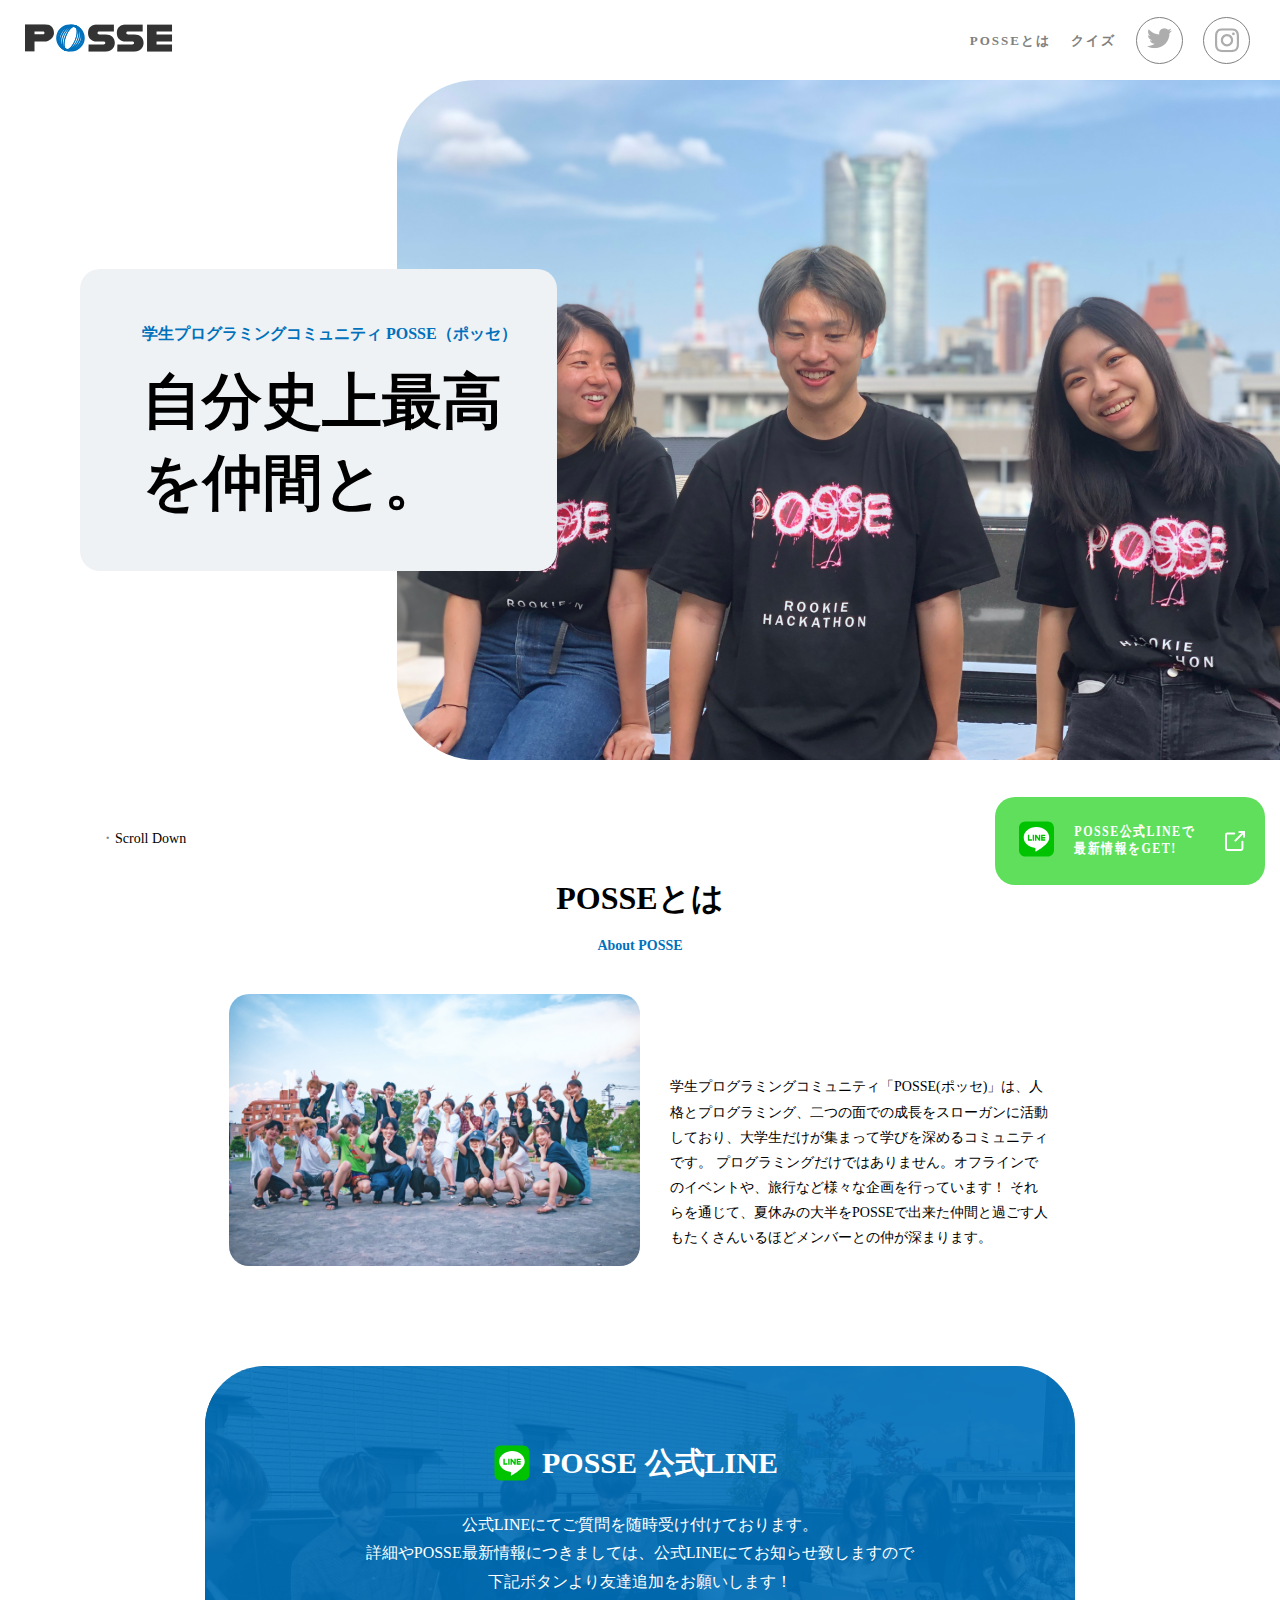
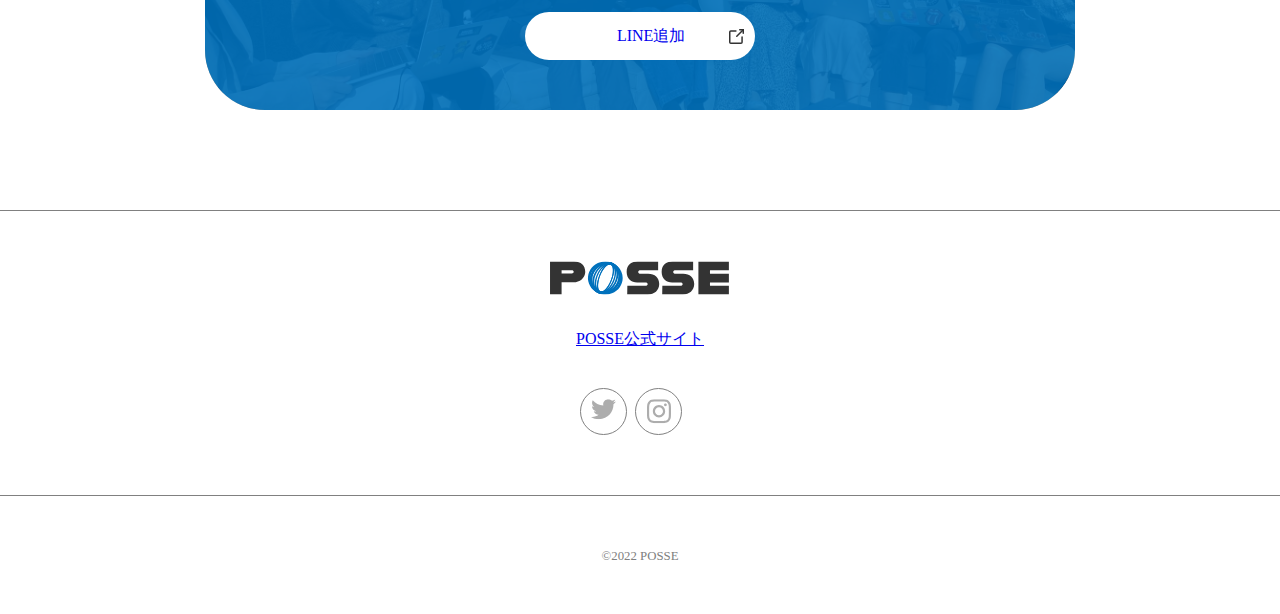
<file: index.html>
<!DOCTYPE html>
<html lang="ja">
<head>
  <meta charset="UTF-8">
  <meta http-equiv="X-UA-Compatible" content="IE=edge">
  <meta name="viewport" content="width=device-width, initial-scale=1.0">
  <title>Document</title>
  <link rel="stylesheet" href="css/reset.css">
  <link rel="stylesheet" href="css/style.css">
</head>
<body>
  <header class="top-header">
    <div class="header-section">
      <div class="header-logo">
        <img src="icon/logo.svg" alt="POSSE">
      </div>
      <div class="nav-lists">
        <nav class="nav-pages">
          <ul class="pages-list">
            <li class="pages-items">
              <a class="top-link" href="https://rilaks.jp/wordpress/link-underline/">POSSEとは</a>
            </li>
            <li class="pages-items">
              <a class="top-link" href="https://rilaks.jp/wordpress/link-underline/">クイズ</a>
            </li>
          <div class="top-sns">
            <li class="pages-items">
              <a href="https://twitter.com/posse_program"><img class="sns-icon" src="icon/icon-twitter.svg" alt=""></a>
            </li>
            <li class="pages-items">
              <a href="https://www.instagram.com/posse_programming/"><img class="sns-icon" src="icon/icon-instagram.svg" alt=""></a>
            </li>
          </div>
          </ul>
        </nav>
      </div>
      <div class="header-line">
        <a href="https://line.me/R/ti/p/@651htnqp?from=page">
        <img class="link-icon" src="icon/icon-line.svg" alt="">
        </a>
        <span class="header-line-word">POSSE公式LINEで<br>最新情報をGET!</span>
        <img src="icon/icon-link-light.svg" alt="">
      </div>
    </div>
  </header>


  <main>
    <section>
    <div class="top-title">
    <div class="top-title-left">
      <div class="left1">学生プログラミングコミュニティ POSSE（ポッセ）</div>
      <div class="left2"><span>自分史上最高<br>を仲間と。</span> </div>
    </div>
    <div class="Scroll-Down">
      <div class="Scroll-Down2">Scroll Down</div>
    </div>
    <sectin class="top-title-right-wrapper">
      <img class="top-title-right" src="icon/img-hero.jpg" alt="">
    </section>
    </div>
    </section>

    <section>
      <div class="about-posse">
        <h1 class="about-posse-jp">POSSEとは</h1>
        <h2 class="about-posse-en">About POSSE</h2>
      </div>
      <div class="about-detail">
      <img class="about-detail-img" src="icon/img-about.jpg" alt="">
        <div class="about-detail-word">学生プログラミングコミュニティ「POSSE(ポッセ)」は、人格とプログラミング、二つの面での成長をスローガンに活動しており、大学生だけが集まって学びを深めるコミュニティです。
          プログラミングだけではありません。オフラインでのイベントや、旅行など様々な企画を行っています！
          それらを通じて、夏休みの大半をPOSSEで出来た仲間と過ごす人もたくさんいるほどメンバーとの仲が深まります。</div>
      </div>
    </section>
    <section class="bottom-line-add">
      <div class="official-line">
        <img class="bottom-line" src="icon/icon-line.svg" alt="">
        <h3>POSSE 公式LINE</h3>
      </div>
      <div class="line-add-detail">公式LINEにてご質問を随時受け付けております。<br>
        詳細やPOSSE最新情報につきましては、公式LINEにてお知らせ致しますので<br>
        下記ボタンより友達追加をお願いします！
      </div>
      <div class="line-add">
        <a class="LINE-font" href="https://line.me/R/ti/p/@651htnqp?from=page">LINE追加</a>
        <img class="LINE-add" src="icon/icon-link-dark.svg" alt="">
      </div>
    </section>
  </main>

  <footer class="l-footer p-footer">
    <div class="l-footer__inner">
      <div class="p-footer__siteinfo">
        <div>
        <img class="p-footer__siteinfo-below" src="icon/logo.svg" alt="POSSE"></div>
        <a href="https://posse-ap.com/"  class="posse-ap-offical">POSSE公式サイト</a>
      </div>
      <div class="p-footer__sns">
        <div class="p-sns__list-p-footer__sns__list">
            <a href="https://twitter.com/posse_program" class="footer-sns-icon">
              <img src="icon/icon-twitter.svg" alt="">
            </a>
            <a href="https://www.instagram.com/posse_programming/" class="footer-sns-icon">
              <img src="icon/icon-instagram.svg" alt="">
            </a>
        </div>
      </div>
    </div>
    <div class="p-footer__copyright">
      <small lang="en">©︎2022 POSSE</small>
    </div>
  </footer>
</body>
</html>
</file>
<file: css/style.css>
/* header */

.header-section{
  display: flex;
  width: 100%;
  align-items: center;
  position: fixed;
  justify-content: space-between;
  background-color: white;
  z-index: 100;
  height: 80px;
  /* margin: 10px 10px 10px 100px; */
  top: 0px;
  left: 0px;
}

.header-logo{
  padding-left: 25px;
}

.pages-list{
  display: flex;
  padding-right: 20px;
  /* margin: 10px 10px 10px 10px; */
  /* margin-left: 80%; */
}

.pages-items{
  /* margin-left: 50%; */
  letter-spacing: 2px;
  margin-left: 10px;
  margin-right: 10px;
  text-align: center;
}

.pages-list{
  align-items: center;
}

.top-sns{
  display: flex;
  align-items: center;
  vertical-align: center;
}

.top-sns a{
  border: 0.2px solid;
  border-radius: 50%;
  border-color: gray;
  display: block;
  height: 45px;
  width: 45px;
}

.sns-icon{
  margin-top: 10px;
}

ul{
  list-style-type: none;
}

.top-link{
  text-decoration: none;
  color: gray;
  font-weight: bold;
  font-size: 13px;
}


.header-line{
  position: fixed;
  bottom: 0;
  right: 0;
  display: flex;
  background-color: #5FDF5B;
  margin-bottom: 15px;
  margin-right: 15px;
  border-radius: 20px;
  align-items: center;
  padding: 22px 20px 22px 24px;
}

.header-line-word{
  color: white;
  font-weight: bold;
  font-size: 12px;
  padding-left: 20px;
  padding-right: 30px;
  transform : scaleY(1.2);
  letter-spacing: 0.12em;
}

.link-icon{
  height:40px;
  z-index: 10;
  background: radial-gradient(#fff 60%, transparent 60%);
}
/* main */

.top-title{
  margin-top: 80px;
  display: flex;
}


.top-title-left{
  /* display: flex; */
  background-color: #eff2f5;
  z-index: 30;
  border-radius: 20px;
  /* margin-left: 50px; */
  /* text-align: center; */
  vertical-align: center;
  margin-bottom: 10%;
  margin-top: 10%;
  /* display: flex; */
  align-self: center;
  padding: 40px 62px;
  padding-right: 40px;
  padding-top: 50px;
  white-space: nowrap;
  position: absolute;
  margin-left: auto;
  margin-left: 80px;
  line-height: 30px;
}

.top-title-right-wrapper {
  width: 100%;
}

.top-title-right{
  /* width: 5000px; */
  width: 69%;
  height: 680px;
  /* margin-left: -500px; */
  border-top-left-radius: 80px;
  border-bottom-left-radius: 80px;
  display: block;
  margin-left: auto;
  /* margin-left: 0; */
  z-index: 20;
  object-fit: cover;
  /* position: absolute; */
  position: relative;
  object-fit: cover;
}

.left1{
  color: #0071bc;
  font-weight: bold;
  margin-bottom: 20px;
}

.left2{
  line-height: 66px;
}

.left2 span{
  /* background-color: aqua; */
  font-size: 60px;
  font-weight: bold;
}

.Scroll-Down{
  display: flex;
  /* width: 100%; */
  bottom: 10px;
  margin-left: 100px;
  position: absolute;

}

.Scroll-Down2{
  vertical-align: bottom;
  margin-top: -60px;
  width: 200px;
  /* bottom: 0; */
  font-size: 14px;
  align-items: center;

}

.Scroll-Down2::before{
  content: "・";
  color: gray;
  font-size: 15px;
  /* box-shadow: 0px 1px 6px #000; */
}




.about-posse{
  align-items: center;
  text-align: center;
  margin-top: 120px;
}

.about-posse-en{
  font-size: 14px;
  color: #0071bc;
  margin-bottom: 40px;
}

.about-detail{
  display: flex;
  /* width: 100%; */
  margin: 0 16%;
  padding: 0 24px;
  margin-bottom: 100px;
}

.about-detail-img{
  width: 50%;
  border-radius: 20px;
}

.about-detail-word{
  width: 50%;
  margin-left: 30px;
  /* text-align: center; */
  margin-top: 80px;
  line-height: 1.8;
  font-size: 14px;
}

.bottom-line{
  width: 40px;
  height: 40px;
  margin-right: 10px;
  background: radial-gradient(#fff 60%, transparent 60%);
  /* background-size: 10px 10px; */
  margin-top: 27px;
}

.official-line{
  display: flex;
  /* text-align: center; */
  /* margin: 0 auto; */
  /* text-align: center; */
  /* margin-left: 100px; */
  position: relative;
  margin-left: 33%;
}

.bottom-line-add{
  background-image: url(../icon/bg-line.jpg);
  background-size: cover;
  height: 100%;
  margin: 0 16%;
  border-radius: 60px;
  padding-top: 50px;
  padding-bottom: 50px;
  margin-bottom: 100px;
  position: relative;
}

.bottom-line-add::before{
  background-color: rgb(0, 113, 188, 0.9);
  content: "";
  height: 100%;
  left: 0;
  position: absolute;
  top: 0;
  width: 100%;
  border-radius: 60px;
}

.line-add-detail{
  color: white;
  align-items: center;
  /* margin-left: 27%; */
  text-align: center;
  line-height: 1.8;
  margin-bottom: 15px;
  position: relative;
  font-size: 16px;
}


.line-add{
  display: flex;
  align-items: center;
  background-color: white;
  margin: 0px 320px;
  padding: 15px 0;
  border-radius: 100px;
  text-align: center;
  position: relative;
  /* width: 100%; */
}

.official-line h3{
  color: white;
  font-size: 30px;
}

.LINE-add{
  /* color: #00c300; */
  margin-right: 5%;
  height: 15px;
  background-color: white;

}

.LINE-font{
  align-items: center;
  margin-right: auto;
  text-align: center;
  margin-left: 40%;
  text-decoration: none;
}

/* footer */

.l-footer__inner{
  margin: 0 auto;
  /* padding-left: 20px; */
  /* width: 250px; */
  border-top:solid 0.4px gray;
  border-bottom:solid 0.4px gray;
}

.p-footer__siteinfo{
  text-align: center;
}

/* .p-footer__siteinfo-below{
  display: table-cell;
  vertical-align: middle;
} */

.posse-ap-offical{
  text-align: center;
}

.p-sns__list-p-footer__sns__list{
  text-align: center;
}

.p-footer__copyright{
  text-align: center;
}

.p-footer__siteinfo-below{
  width: 14%;
  margin-top: 50px;
  margin-bottom: 30px;
}

.p-sns__list-p-footer__sns__list{
  margin-top: 40px;
  margin-bottom: 60px;
  display: flex;
  margin-left: auto;
  margin-right: auto;
  width: 8em
}

.footer-sns-icon{
  margin: 0 4px;
 
  /* height: 45px;
  width: 45px; */
  
}

.p-footer__sns{
  /* border: solid black */
  text-align: center;
}

.p-footer__copyright{
  margin: 50px 0;
  color: gray;
}

.p-sns__list-p-footer__sns__list a{
  border: 0.2px solid;
  border-radius: 50%;
  border-color: gray;
  display: block;
  height: 45px;
  width: 45px;
}

.footer-sns-icon img{
  margin-top: 10px;
}

/* quiz */

.quiz-top img{
  width: 100%;
  position: relative;
  z-index: 1;
}

.quiz-top{
  margin-top: 80px;
  display: flex;
}

.quiz-top div{
  position: absolute;
  z-index: 2;
  color: white;
  margin-top: 7%;
  margin-left: 15.5%;
}

.quiz-top div h1{
  font-size: 18px;
  font-weight: bold;
}

.quiz-top div h2{
  font-size: 54px;
  margin-top: 30px;
}

.quiz-main{
  margin: 120px 16%;
}

.quiz01 h2{
  font-size: 40px;
  margin-bottom: 60px;
}

.quiz01 h1{
  background-color: #0071bc;
  color: white;
  font-weight: bold;
  line-height: 1.5;
  padding: 10px 19px;
  width: 40px;
  border-radius: 8px;
}

.quiz01-img-wapper{
  text-align: center;
}

.quiz01-img{
  width: 80%;
}

.quiz01-question h1{
  background-color: #e34e70;
  color: white;
  font-weight: bold;
  line-height: 1.5;
  padding: 10px 19px;
  width: 25px;
  border-radius: 8px;
}

.quiz01-question div{
  display: flex;
}

.quiz01-question div h3{
  width: calc(120% / 3);
  margin: 20px;
  padding: 25px 10px;
  /* border: solid gray 5px; */
  border: solid 4px #eee;
  border-radius: 8px;
  justify-content: space-between;
  cursor: pointer;
}

.quiz01-word{
  display: flex;
  background-color: #eee;
  padding: 24px;
  border-radius: 8px;
}

.quiz01-word img{
  margin: 0 20px;
}

.quiz01-word div{
  font-size: 20px;
  font-weight: bold;
}

.quiz01-question div h3 img{
  margin-left: 150px;
}

.
</file>
